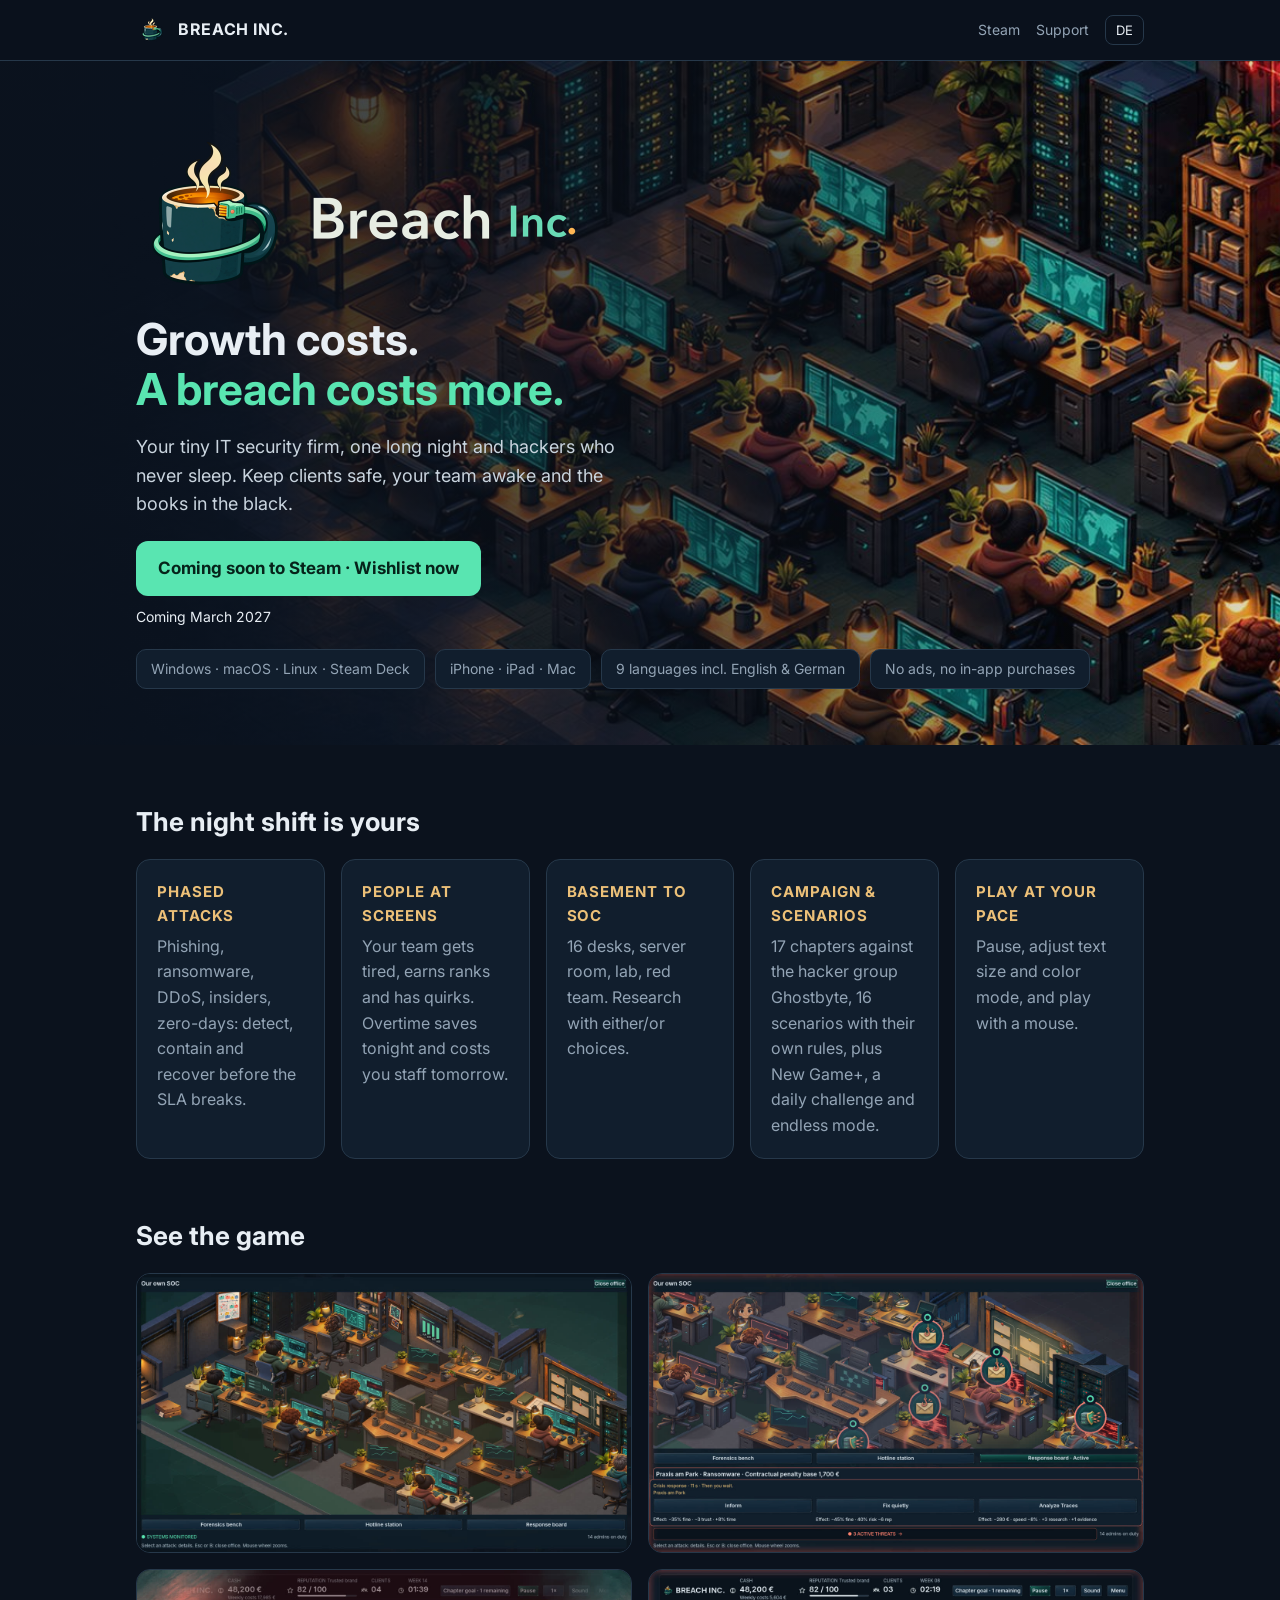
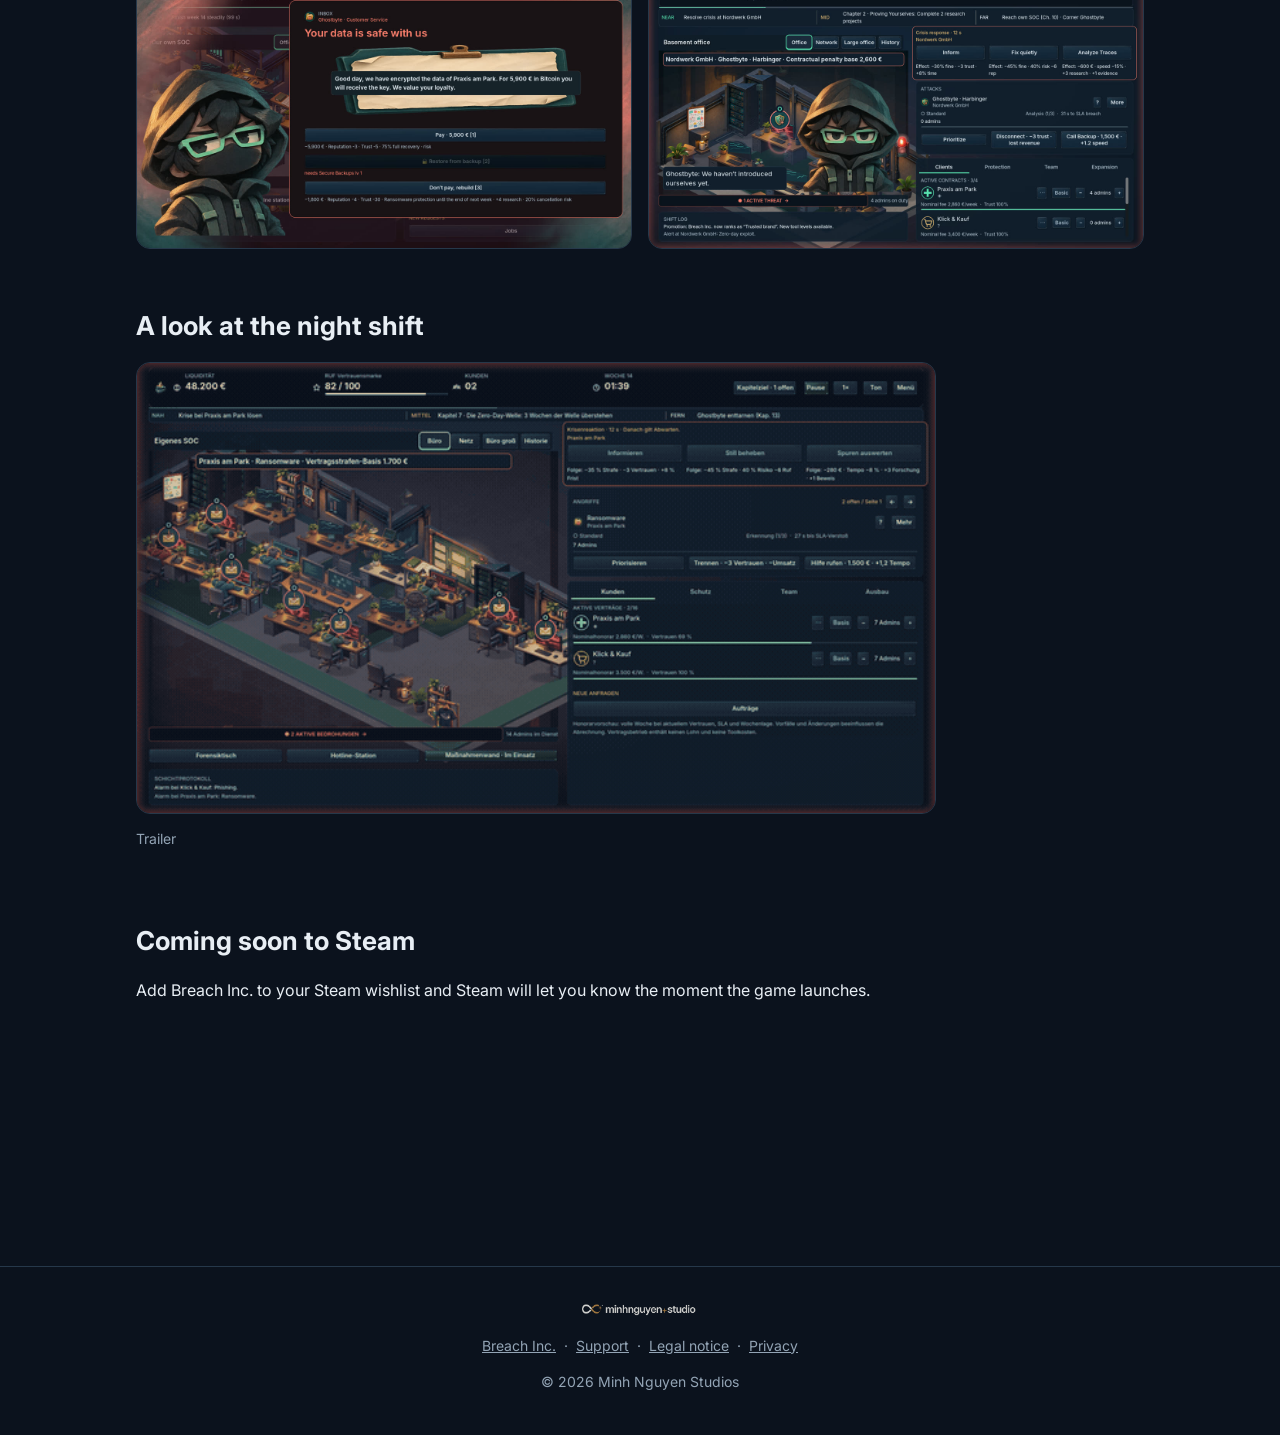
<file: index.html>
<!doctype html>
<html lang="de">
<head>
<meta charset="utf-8"><meta name="viewport" content="width=device-width,initial-scale=1">

<title>Breach Inc. – IT-Security-Management-Sim · Bald auf Steam</title>
<meta name="description" content="Breach Inc. – die IT-Security-Nachtschicht. Management-Sim von Minh Nguyen Studios. Bald auf Steam – jetzt auf die Wunschliste.">
<meta property="og:title" content="Breach Inc. – bald auf Steam"><meta property="og:url" content="https://minh.systems/BreachInc/"><meta property="og:type" content="website"><meta name="twitter:card" content="summary_large_image"><meta property="og:description" content="Breach Inc. – die IT-Security-Nachtschicht. Ein Management-Spiel von Minh Nguyen Studios."><meta property="og:image" content="https://minh.systems/BreachInc/img/og.jpg">
<meta name="theme-color" content="#0b121d"><link rel="icon" href="favicon-32.png" sizes="32x32"><link rel="icon" href="favicon.png" sizes="256x256"><link rel="apple-touch-icon" href="apple-touch-icon.png"><link rel="stylesheet" href="style.css?v=2"><script src="lang.js"></script>
</head>
<body>
<header class="top"><nav class="wrap">
  <a class="brand" href="./"><img src="favicon-32.png" alt="">BREACH INC.</a>
  <div class="links"><a href="https://store.steampowered.com/app/5625030/" rel="noopener">Steam</a><a href="support.html">Support</a><button class="lang" onclick="toggleLang()"><span data-l="de">EN</span><span data-l="en">DE</span></button></div>
</nav></header>
<div class="hero"><div class="wrap">
<img class="mark" src="img/wordmark.png" alt="Breach Inc.">
<div data-l="de"><h1>Wachstum kostet.<br><em>Ein Breach kostet mehr.</em></h1>
<p>Deine kleine IT-Security-Firma, eine lange Nacht und Hacker, die nicht schlafen. Halte Kunden sicher, dein Team wach und das Konto im Plus.</p></div>
<div data-l="en"><h1>Growth costs.<br><em>A breach costs more.</em></h1>
<p>Your tiny IT security firm, one long night and hackers who never sleep. Keep clients safe, your team awake and the books in the black.</p></div>
<div class="cta"><a class="btn" href="https://store.steampowered.com/app/5625030/" rel="noopener"><span data-l="de">Bald auf Steam · Jetzt auf die Wunschliste</span><span data-l="en">Coming soon to Steam · Wishlist now</span></a><p class="release"><span data-l="de">Erscheint im März 2027</span><span data-l="en">Coming March 2027</span></p></div>
<div class="badges"><span>Windows · macOS · Linux · Steam Deck</span><span>iPhone · iPad · Mac</span><span data-l="de">9 Sprachen, darunter Deutsch &amp; Englisch</span><span data-l="en">9 languages incl. English &amp; German</span><span data-l="de">Keine Werbung, keine In-App-Käufe</span><span data-l="en">No ads, no in-app purchases</span></div>
</div></div>
<section><div class="wrap">
<div data-l="de"><h2>Die Nachtschicht gehört dir</h2></div><div data-l="en"><h2>The night shift is yours</h2></div>
<div class="grid">
<div class="card"><h3 data-l="de">Angriffe mit Phasen</h3><h3 data-l="en">Phased attacks</h3><p data-l="de">Phishing, Ransomware, DDoS, Insider, Zero-Days: erkennen, eindämmen, beheben, bevor die SLA reißt.</p><p data-l="en">Phishing, ransomware, DDoS, insiders, zero-days: detect, contain and recover before the SLA breaks.</p></div>
<div class="card"><h3 data-l="de">Menschen vor Monitoren</h3><h3 data-l="en">People at screens</h3><p data-l="de">Dein Team wird müde, steigt auf, hat Eigenheiten. Überstunden retten heute die Nacht und kosten morgen Personal.</p><p data-l="en">Your team gets tired, earns ranks and has quirks. Overtime saves tonight and costs you staff tomorrow.</p></div>
<div class="card"><h3 data-l="de">Vom Keller zum SOC</h3><h3 data-l="en">Basement to SOC</h3><p data-l="de">16 Arbeitsplätze, Serverraum, Labor, Red Team. Forschung mit Entweder-oder-Entscheidungen.</p><p data-l="en">16 desks, server room, lab, red team. Research with either/or choices.</p></div>
<div class="card"><h3 data-l="de">Kampagne &amp; Szenarien</h3><h3 data-l="en">Campaign &amp; scenarios</h3><p data-l="de">17 Kapitel gegen die Hackergruppe Ghostbyte, 16 Szenarien mit eigenen Regeln sowie Neues Spiel+, Tagesaufgabe und Endlosmodus.</p><p data-l="en">17 chapters against the hacker group Ghostbyte, 16 scenarios with their own rules, plus New Game+, a daily challenge and endless mode.</p></div>
<div class="card"><h3 data-l="de">Spielen in deinem Tempo</h3><h3 data-l="en">Play at your pace</h3><p data-l="de">Pausieren, Textgröße und Farbmodus anpassen und mit der Maus spielen.</p><p data-l="en">Pause, adjust text size and color mode, and play with a mouse.</p></div>
</div></div></section>
<section class="gallery"><div class="wrap"><h2 data-l="de">Einblicke ins Spiel</h2><h2 data-l="en">See the game</h2><div class="shots">
<button class="shot" type="button" data-l="de" aria-label="Das eigene SOC am Morgen – vergrößern"><img src="img/shot1_de.jpg" alt="Das eigene SOC am Morgen" loading="lazy"></button>
<button class="shot" type="button" data-l="en" aria-label="Your own SOC in the morning – enlarge"><img src="img/shot1_en.jpg" alt="Your own SOC in the morning" loading="lazy"></button>
<button class="shot" type="button" data-l="de" aria-label="Alarm im voll besetzten Büro – vergrößern"><img src="img/shot2_de.jpg" alt="Alarm im voll besetzten Büro" loading="lazy"></button>
<button class="shot" type="button" data-l="en" aria-label="An alarm in the fully staffed office – enlarge"><img src="img/shot2_en.jpg" alt="An alarm in the fully staffed office" loading="lazy"></button>
<button class="shot" type="button" data-l="de" aria-label="Lösegeldforderung von Ghostbyte – vergrößern"><img src="img/shot3_de.jpg" alt="Lösegeldforderung von Ghostbyte" loading="lazy"></button>
<button class="shot" type="button" data-l="en" aria-label="A ransom demand from Ghostbyte – enlarge"><img src="img/shot3_en.jpg" alt="A ransom demand from Ghostbyte" loading="lazy"></button>
<button class="shot" type="button" data-l="de" aria-label="Ghostbyte meldet sich im Kellerbüro – vergrößern"><img src="img/shot4_de.jpg" alt="Ghostbyte meldet sich im Kellerbüro" loading="lazy"></button>
<button class="shot" type="button" data-l="en" aria-label="Ghostbyte shows up in the basement office – enlarge"><img src="img/shot4_en.jpg" alt="Ghostbyte shows up in the basement office" loading="lazy"></button>
</div></div></section>
<section class="trailer"><div class="wrap"><h2 data-l="de">Ein Blick in die Nachtschicht</h2><h2 data-l="en">A look at the night shift</h2><div class="trailer-frame"><video id="trailer" controls playsinline preload="metadata" hidden></video><img id="trailer-preview" src="img/trailer-preview.gif" alt="" aria-hidden="true"><p id="trailer-caption"><span data-l="de">Trailer</span><span data-l="en">Trailer</span></p></div></div></section>
<dialog class="lightbox" aria-label="Screenshot"><button class="lightbox-close" type="button" aria-label="Close / Schließen">×</button><img alt=""></dialog>
<section class="steam"><div class="wrap">
<h2 data-l="de">Bald auf Steam</h2><h2 data-l="en">Coming soon to Steam</h2>
<p data-l="de">Setz Breach Inc. auf deine Steam-Wunschliste. Dann sagt dir Steam Bescheid, sobald das Spiel erscheint.</p>
<p data-l="en">Add Breach Inc. to your Steam wishlist and Steam will let you know the moment the game launches.</p>
<iframe class="steamwidget" src="https://store.steampowered.com/widget/5625030/" title="Breach Inc. auf Steam" loading="lazy"></iframe>
</div></section>
<footer>
  <img src="img/studio.png" alt="Minh Nguyen Studios">
  <a href="./">Breach Inc.</a>·<a href="support.html">Support</a>·<a href="impressum.html"><span data-l="de">Impressum</span><span data-l="en">Legal notice</span></a>·<a href="privacy.html"><span data-l="de">Datenschutz</span><span data-l="en">Privacy</span></a>
  <p>© 2026 Minh Nguyen Studios</p>
</footer>
<script src="site.js" defer></script>
<script>
(function () {
  var u = ['m', 'i', 'p'].join(''), d = ['gmx', 'biz'].join('.');
  document.querySelectorAll('.lg-mail').forEach(function (el) {
    var a = document.createElement('a');
    a.href = 'mai' + 'lto:' + u + '@' + d + '?subject=Breach%20Inc.';
    a.textContent = u + '@' + d;
    el.replaceChildren(a);
  });
})();
</script>
</body>
</html>
</file>
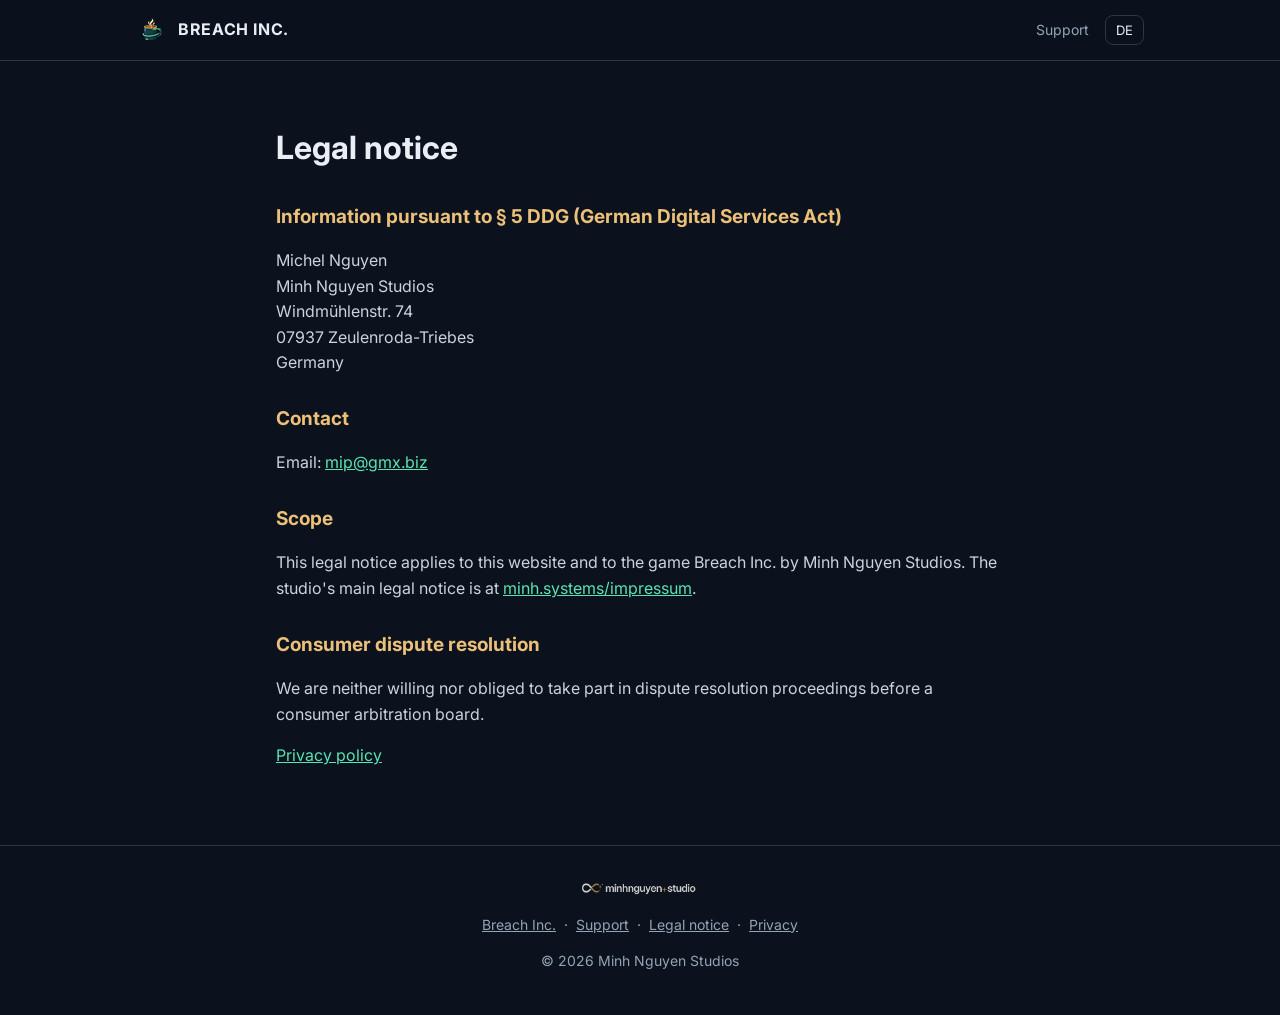
<file: impressum.html>
<!doctype html>
<html lang="de">
<head>
<meta charset="utf-8"><meta name="viewport" content="width=device-width,initial-scale=1">
<meta name="robots" content="noindex">
<title>Impressum · Breach Inc.</title>
<meta name="description" content="Breach Inc. – die IT-Security-Nachtschicht. Ein Management-Spiel von Minh Nguyen Studios.">
<meta property="og:title" content="Breach Inc."><meta property="og:description" content="Breach Inc. – die IT-Security-Nachtschicht. Ein Management-Spiel von Minh Nguyen Studios."><meta property="og:image" content="https://minh.systems/BreachInc/img/og.jpg">
<meta name="theme-color" content="#0b121d"><link rel="icon" href="favicon-32.png" sizes="32x32"><link rel="icon" href="favicon.png" sizes="256x256"><link rel="apple-touch-icon" href="apple-touch-icon.png"><link rel="stylesheet" href="style.css?v=2"><script src="lang.js"></script>
</head>
<body>
<header class="top"><nav class="wrap">
  <a class="brand" href="./"><img src="favicon-32.png" alt="">BREACH INC.</a>
  <div class="links"><a href="support.html">Support</a><button class="lang" onclick="toggleLang()"><span data-l="de">EN</span><span data-l="en">DE</span></button></div>
</nav></header>
<main class="wrap doc">
<div data-l="de">
<h1>Impressum</h1>
<h2>Angaben gemäß § 5 DDG</h2>
<p>Michel Nguyen<br>Minh Nguyen Studios<br>Windmühlenstr. 74<br>07937 Zeulenroda-Triebes<br>Deutschland</p>
<h2>Kontakt</h2>
<p>E-Mail: <span class="lg-mail">mip [at] gmx.biz</span></p>
<h2>Geltungsbereich</h2>
<p>Dieses Impressum gilt für diese Website und für das Spiel Breach Inc. von Minh Nguyen Studios. Das zentrale Impressum des Studios steht unter <a href="https://minh.systems/impressum/">minh.systems/impressum</a>.</p>
<h2>Verbraucherstreitbeilegung</h2>
<p>Wir sind nicht bereit oder verpflichtet, an Streitbeilegungsverfahren vor einer Verbraucherschlichtungsstelle teilzunehmen.</p>
<p><a href="privacy.html">Datenschutzerklärung</a></p>
</div>
<div data-l="en">
<h1>Legal notice</h1>
<h2>Information pursuant to § 5 DDG (German Digital Services Act)</h2>
<p>Michel Nguyen<br>Minh Nguyen Studios<br>Windmühlenstr. 74<br>07937 Zeulenroda-Triebes<br>Germany</p>
<h2>Contact</h2>
<p>Email: <span class="lg-mail">mip [at] gmx.biz</span></p>
<h2>Scope</h2>
<p>This legal notice applies to this website and to the game Breach Inc. by Minh Nguyen Studios. The studio's main legal notice is at <a href="https://minh.systems/impressum/">minh.systems/impressum</a>.</p>
<h2>Consumer dispute resolution</h2>
<p>We are neither willing nor obliged to take part in dispute resolution proceedings before a consumer arbitration board.</p>
<p><a href="privacy.html">Privacy policy</a></p>
</div>
</main>
<footer>
  <img src="img/studio.png" alt="Minh Nguyen Studios">
  <a href="./">Breach Inc.</a>·<a href="support.html">Support</a>·<a href="impressum.html"><span data-l="de">Impressum</span><span data-l="en">Legal notice</span></a>·<a href="privacy.html"><span data-l="de">Datenschutz</span><span data-l="en">Privacy</span></a>
  <p>© 2026 Minh Nguyen Studios</p>
</footer>
<script>
(function () {
  var u = ['m', 'i', 'p'].join(''), d = ['gmx', 'biz'].join('.');
  document.querySelectorAll('.lg-mail').forEach(function (el) {
    var a = document.createElement('a');
    a.href = 'mai' + 'lto:' + u + '@' + d + '?subject=Breach%20Inc.';
    a.textContent = u + '@' + d;
    el.replaceChildren(a);
  });
})();
</script>
</body>
</html>
</file>
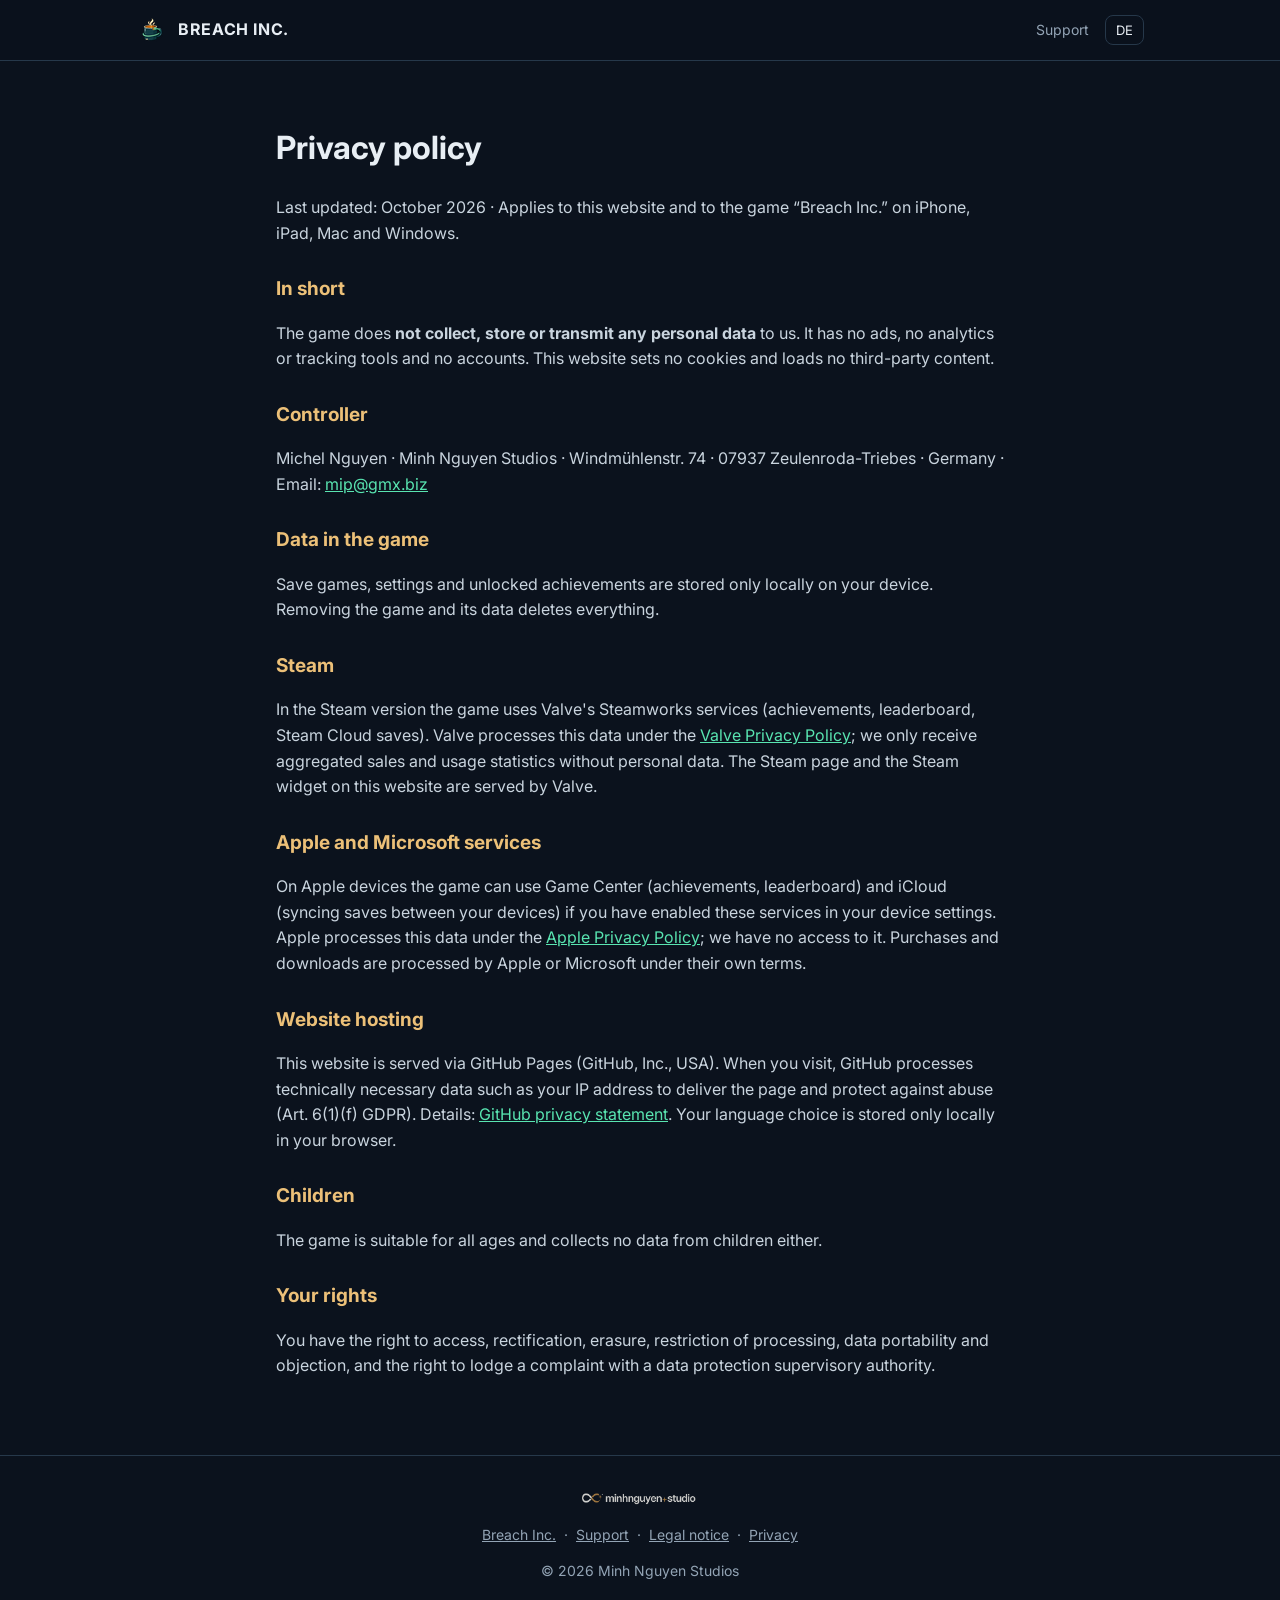
<file: privacy.html>
<!doctype html>
<html lang="de">
<head>
<meta charset="utf-8"><meta name="viewport" content="width=device-width,initial-scale=1">
<meta name="robots" content="noindex">
<title>Datenschutz · Breach Inc.</title>
<meta name="description" content="Breach Inc. – die IT-Security-Nachtschicht. Ein Management-Spiel von Minh Nguyen Studios.">
<meta property="og:title" content="Breach Inc."><meta property="og:description" content="Breach Inc. – die IT-Security-Nachtschicht. Ein Management-Spiel von Minh Nguyen Studios."><meta property="og:image" content="https://minh.systems/BreachInc/img/og.jpg">
<meta name="theme-color" content="#0b121d"><link rel="icon" href="favicon-32.png" sizes="32x32"><link rel="icon" href="favicon.png" sizes="256x256"><link rel="apple-touch-icon" href="apple-touch-icon.png"><link rel="stylesheet" href="style.css?v=2"><script src="lang.js"></script>
</head>
<body>
<header class="top"><nav class="wrap">
  <a class="brand" href="./"><img src="favicon-32.png" alt="">BREACH INC.</a>
  <div class="links"><a href="support.html">Support</a><button class="lang" onclick="toggleLang()"><span data-l="de">EN</span><span data-l="en">DE</span></button></div>
</nav></header>
<main class="wrap doc">
<div data-l="de">
<h1>Datenschutzerklärung</h1>
<p>Stand: Oktober 2026 · Gilt für diese Website und für das Spiel „Breach Inc.“ auf iPhone, iPad, Mac und Windows.</p>
<h2>Kurz gesagt</h2>
<p>Das Spiel erhebt, speichert und überträgt <b>keine personenbezogenen Daten</b> an uns. Es hat keine Werbung, keine Analyse- oder Tracking-Werkzeuge und keine Konten. Diese Website setzt keine Cookies und lädt keine Inhalte von Drittanbietern.</p>
<h2>Verantwortlicher</h2>
<p>Michel Nguyen · Minh Nguyen Studios · Windmühlenstr. 74 · 07937 Zeulenroda-Triebes · E-Mail: <span class="lg-mail">mip [at] gmx.biz</span></p>
<h2>Daten im Spiel</h2>
<p>Spielstände, Einstellungen und freigeschaltete Erfolge werden nur lokal auf deinem Gerät gespeichert. Beim Löschen des Spiels und seiner Daten wird alles entfernt.</p>
<h2>Steam</h2>
<p>In der Steam-Version nutzt das Spiel Steamworks-Dienste von Valve (Erfolge, Bestenliste, Steam Cloud für den Spielstand). Diese Daten verarbeitet Valve nach der <a href="https://store.steampowered.com/privacy_agreement/">Datenschutzerklärung von Valve</a>; wir erhalten nur zusammengefasste Verkaufs- und Nutzungsstatistiken ohne personenbezogene Daten. Die Steam-Seite und das Steam-Widget auf dieser Website werden von Valve ausgeliefert.</p>
<h2>Apple- und Microsoft-Dienste</h2>
<p>Auf Apple-Geräten kann das Spiel Game Center (Erfolge, Bestenliste) und iCloud (Spielstand-Abgleich zwischen deinen Geräten) nutzen, wenn du diese Dienste in den Einstellungen deines Geräts aktiviert hast. Diese Daten verarbeitet Apple nach der <a href="https://www.apple.com/de/legal/privacy/">Datenschutzrichtlinie von Apple</a>; wir haben darauf keinen Zugriff. Kauf und Download verarbeiten Apple bzw. Microsoft nach ihren eigenen Bestimmungen.</p>
<h2>Hosting der Website</h2>
<p>Die Website wird über GitHub Pages (GitHub, Inc., USA) ausgeliefert. Beim Aufruf verarbeitet GitHub technisch notwendige Daten wie die IP-Adresse, um die Seite auszuliefern und vor Missbrauch zu schützen (Art. 6 Abs. 1 lit. f DSGVO). Einzelheiten: <a href="https://docs.github.com/de/site-policy/privacy-policies/github-general-privacy-statement">Datenschutzerklärung von GitHub</a>. Die Sprachwahl wird nur lokal im Browser gespeichert.</p>
<h2>Kinder</h2>
<p>Das Spiel richtet sich an alle Altersgruppen und erhebt auch von Kindern keine Daten.</p>
<h2>Deine Rechte</h2>
<p>Du hast das Recht auf Auskunft, Berichtigung, Löschung, Einschränkung der Verarbeitung, Datenübertragbarkeit und Widerspruch sowie das Recht auf Beschwerde bei einer Datenschutz-Aufsichtsbehörde.</p>
</div>
<div data-l="en">
<h1>Privacy policy</h1>
<p>Last updated: October 2026 · Applies to this website and to the game “Breach Inc.” on iPhone, iPad, Mac and Windows.</p>
<h2>In short</h2>
<p>The game does <b>not collect, store or transmit any personal data</b> to us. It has no ads, no analytics or tracking tools and no accounts. This website sets no cookies and loads no third-party content.</p>
<h2>Controller</h2>
<p>Michel Nguyen · Minh Nguyen Studios · Windmühlenstr. 74 · 07937 Zeulenroda-Triebes · Germany · Email: <span class="lg-mail">mip [at] gmx.biz</span></p>
<h2>Data in the game</h2>
<p>Save games, settings and unlocked achievements are stored only locally on your device. Removing the game and its data deletes everything.</p>
<h2>Steam</h2>
<p>In the Steam version the game uses Valve's Steamworks services (achievements, leaderboard, Steam Cloud saves). Valve processes this data under the <a href="https://store.steampowered.com/privacy_agreement/">Valve Privacy Policy</a>; we only receive aggregated sales and usage statistics without personal data. The Steam page and the Steam widget on this website are served by Valve.</p>
<h2>Apple and Microsoft services</h2>
<p>On Apple devices the game can use Game Center (achievements, leaderboard) and iCloud (syncing saves between your devices) if you have enabled these services in your device settings. Apple processes this data under the <a href="https://www.apple.com/legal/privacy/">Apple Privacy Policy</a>; we have no access to it. Purchases and downloads are processed by Apple or Microsoft under their own terms.</p>
<h2>Website hosting</h2>
<p>This website is served via GitHub Pages (GitHub, Inc., USA). When you visit, GitHub processes technically necessary data such as your IP address to deliver the page and protect against abuse (Art. 6(1)(f) GDPR). Details: <a href="https://docs.github.com/en/site-policy/privacy-policies/github-general-privacy-statement">GitHub privacy statement</a>. Your language choice is stored only locally in your browser.</p>
<h2>Children</h2>
<p>The game is suitable for all ages and collects no data from children either.</p>
<h2>Your rights</h2>
<p>You have the right to access, rectification, erasure, restriction of processing, data portability and objection, and the right to lodge a complaint with a data protection supervisory authority.</p>
</div>
</main>
<footer>
  <img src="img/studio.png" alt="Minh Nguyen Studios">
  <a href="./">Breach Inc.</a>·<a href="support.html">Support</a>·<a href="impressum.html"><span data-l="de">Impressum</span><span data-l="en">Legal notice</span></a>·<a href="privacy.html"><span data-l="de">Datenschutz</span><span data-l="en">Privacy</span></a>
  <p>© 2026 Minh Nguyen Studios</p>
</footer>
<script>
(function () {
  var u = ['m', 'i', 'p'].join(''), d = ['gmx', 'biz'].join('.');
  document.querySelectorAll('.lg-mail').forEach(function (el) {
    var a = document.createElement('a');
    a.href = 'mai' + 'lto:' + u + '@' + d + '?subject=Breach%20Inc.';
    a.textContent = u + '@' + d;
    el.replaceChildren(a);
  });
})();
</script>
</body>
</html>
</file>
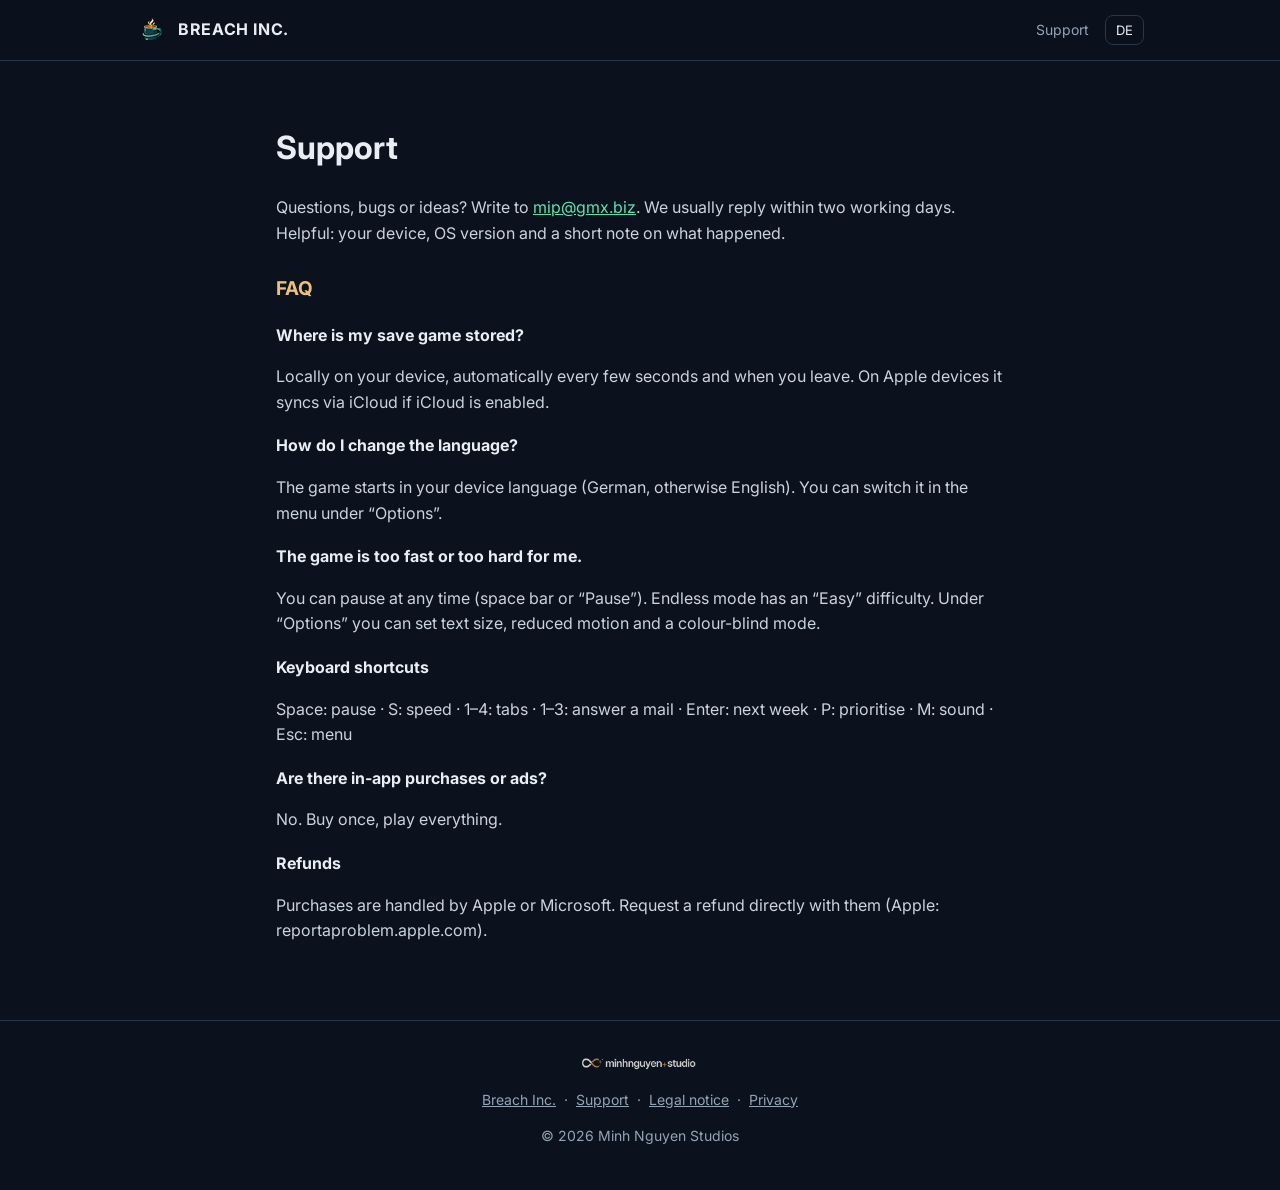
<file: support.html>
<!doctype html>
<html lang="de">
<head>
<meta charset="utf-8"><meta name="viewport" content="width=device-width,initial-scale=1">
<meta name="robots" content="noindex">
<title>Support · Breach Inc.</title>
<meta name="description" content="Breach Inc. – die IT-Security-Nachtschicht. Ein Management-Spiel von Minh Nguyen Studios.">
<meta property="og:title" content="Breach Inc."><meta property="og:description" content="Breach Inc. – die IT-Security-Nachtschicht. Ein Management-Spiel von Minh Nguyen Studios."><meta property="og:image" content="https://minh.systems/BreachInc/img/og.jpg">
<meta name="theme-color" content="#0b121d"><link rel="icon" href="favicon-32.png" sizes="32x32"><link rel="icon" href="favicon.png" sizes="256x256"><link rel="apple-touch-icon" href="apple-touch-icon.png"><link rel="stylesheet" href="style.css?v=2"><script src="lang.js"></script>
</head>
<body>
<header class="top"><nav class="wrap">
  <a class="brand" href="./"><img src="favicon-32.png" alt="">BREACH INC.</a>
  <div class="links"><a href="support.html">Support</a><button class="lang" onclick="toggleLang()"><span data-l="de">EN</span><span data-l="en">DE</span></button></div>
</nav></header>
<main class="wrap doc">
<div data-l="de">
<h1>Support</h1>
<p>Fragen, Fehler oder Ideen? Schreib uns an <span class="lg-mail">mip [at] gmx.biz</span>. Wir antworten in der Regel innerhalb von zwei Werktagen. Hilfreich sind: Gerät, Betriebssystem-Version und kurz, was passiert ist.</p>
<h2>Häufige Fragen</h2>
<h3>Wo wird mein Spielstand gespeichert?</h3>
<p>Lokal auf deinem Gerät, automatisch alle paar Sekunden und beim Verlassen. Auf Apple-Geräten wird er über iCloud abgeglichen, wenn iCloud aktiv ist.</p>
<h3>Wie stelle ich die Sprache um?</h3>
<p>Das Spiel startet in der Sprache deines Geräts (Deutsch, sonst Englisch). Im Menü unter „Optionen“ kannst du die Sprache wechseln.</p>
<h3>Das Spiel ist mir zu schnell oder zu schwer.</h3>
<p>Du kannst jederzeit pausieren (Leertaste oder „Pause“). Im Endlosmodus gibt es den Schwierigkeitsgrad „Leicht“. Unter „Optionen“ lassen sich Textgröße, weniger Bewegung und ein Farbenblind-Modus einstellen.</p>
<h3>Tastenkürzel</h3>
<p>Leertaste: Pause · S: Tempo · 1–4: Tabs · 1–3: Antwort in einer Mail · Enter: nächste Woche · P: Priorisieren · M: Ton · Esc: Menü</p>
<h3>Gibt es In-App-Käufe oder Werbung?</h3>
<p>Nein. Einmal kaufen, alles spielen.</p>
<h3>Rückerstattung</h3>
<p>Käufe wickeln Apple bzw. Microsoft ab. Eine Rückerstattung beantragst du direkt dort (Apple: reportaproblem.apple.com).</p>
</div>
<div data-l="en">
<h1>Support</h1>
<p>Questions, bugs or ideas? Write to <span class="lg-mail">mip [at] gmx.biz</span>. We usually reply within two working days. Helpful: your device, OS version and a short note on what happened.</p>
<h2>FAQ</h2>
<h3>Where is my save game stored?</h3>
<p>Locally on your device, automatically every few seconds and when you leave. On Apple devices it syncs via iCloud if iCloud is enabled.</p>
<h3>How do I change the language?</h3>
<p>The game starts in your device language (German, otherwise English). You can switch it in the menu under “Options”.</p>
<h3>The game is too fast or too hard for me.</h3>
<p>You can pause at any time (space bar or “Pause”). Endless mode has an “Easy” difficulty. Under “Options” you can set text size, reduced motion and a colour-blind mode.</p>
<h3>Keyboard shortcuts</h3>
<p>Space: pause · S: speed · 1–4: tabs · 1–3: answer a mail · Enter: next week · P: prioritise · M: sound · Esc: menu</p>
<h3>Are there in-app purchases or ads?</h3>
<p>No. Buy once, play everything.</p>
<h3>Refunds</h3>
<p>Purchases are handled by Apple or Microsoft. Request a refund directly with them (Apple: reportaproblem.apple.com).</p>
</div>
</main>
<footer>
  <img src="img/studio.png" alt="Minh Nguyen Studios">
  <a href="./">Breach Inc.</a>·<a href="support.html">Support</a>·<a href="impressum.html"><span data-l="de">Impressum</span><span data-l="en">Legal notice</span></a>·<a href="privacy.html"><span data-l="de">Datenschutz</span><span data-l="en">Privacy</span></a>
  <p>© 2026 Minh Nguyen Studios</p>
</footer>
<script>
(function () {
  var u = ['m', 'i', 'p'].join(''), d = ['gmx', 'biz'].join('.');
  document.querySelectorAll('.lg-mail').forEach(function (el) {
    var a = document.createElement('a');
    a.href = 'mai' + 'lto:' + u + '@' + d + '?subject=Breach%20Inc.';
    a.textContent = u + '@' + d;
    el.replaceChildren(a);
  });
})();
</script>
</body>
</html>
</file>
<file: style.css>
@font-face{font-family:Inter;src:url(Inter.ttf);font-weight:100 900}
:root{--bg:#0b121d;--panel:#111e2d;--line:#26384a;--text:#e8eef4;--muted:#93a4b5;--mint:#59e5b1;--gold:#ecc078;--coral:#ff806e}
*{box-sizing:border-box}
html[lang=de] [data-l=en],html[lang=en] [data-l=de]{display:none}
body{margin:0;background:var(--bg);color:var(--text);font:16px/1.6 Inter,system-ui,sans-serif}
a{color:var(--mint)}
.wrap{max-width:1040px;margin:0 auto;padding:0 16px}
.top{border-bottom:1px solid var(--line);background:rgba(11,18,29,.92);position:sticky;top:0;z-index:2}
.top nav{display:flex;align-items:center;justify-content:space-between;height:60px}
.brand{display:flex;align-items:center;gap:10px;color:var(--text);text-decoration:none;font-weight:700;letter-spacing:.04em}
.brand img{width:32px;height:32px}
.links{display:flex;gap:16px;align-items:center}
.links a{color:var(--muted);text-decoration:none;font-size:14px}
.lang{background:none;border:1px solid var(--line);color:var(--text);border-radius:8px;padding:4px 10px;cursor:pointer;font:inherit;font-size:13px}
.hero{position:relative;min-height:520px;display:flex;align-items:flex-end;background:url(img/hero.jpg) center/cover}
.hero:before{content:"";position:absolute;inset:0;background:linear-gradient(90deg,rgba(11,18,29,.95) 0,rgba(11,18,29,.6) 55%,rgba(11,18,29,.1))}
.hero .wrap{position:relative;padding-bottom:56px;padding-top:80px}
.hero img.mark{width:min(440px,90%);height:auto}
.hero h1{font-size:clamp(28px,5vw,44px);line-height:1.15;margin:16px 0 8px}
.hero h1 em{color:var(--mint);font-style:normal}
.hero p{max-width:520px;color:#c9d4de;font-size:18px}
.badges{display:flex;flex-wrap:wrap;gap:10px;margin-top:20px}
.badges span{border:1px solid var(--line);background:var(--panel);border-radius:10px;padding:8px 14px;font-size:14px;color:var(--muted)}
section{padding:56px 0}
h2{font-size:26px;margin:0 0 16px}
.grid{display:grid;grid-template-columns:repeat(auto-fit,minmax(180px,1fr));gap:16px}
.card{background:var(--panel);border:1px solid var(--line);border-radius:14px;padding:20px}
.card h3{margin:0 0 6px;color:var(--gold);font-size:15px;letter-spacing:.06em;text-transform:uppercase}
.card p{margin:0;color:var(--muted)}
.shots{display:grid;gap:16px}
.shots img{width:100%;height:auto;border-radius:14px;border:1px solid var(--line);display:block}
.doc{padding:40px 16px 60px;max-width:760px}
.doc h1{font-size:32px}
.doc h2{font-size:19px;margin-top:28px;color:var(--gold)}
.doc p,.doc li{color:#c9d4de}
footer{border-top:1px solid var(--line);padding:28px 16px;text-align:center;color:var(--muted);font-size:14px}
footer a{color:var(--muted);margin:0 8px}
footer img{height:28px;width:auto;opacity:.85;display:block;margin:0 auto 12px}
.doc h3{font-size:16px;margin:18px 0 4px}
.cta{margin-top:22px}.btn{display:inline-block;background:var(--mint);color:#06231a;font-weight:700;text-decoration:none;border-radius:12px;padding:14px 22px;font-size:17px}.btn:hover{filter:brightness(1.08)}
.steam{padding-top:0}.steamwidget{width:100%;max-width:646px;height:190px;border:0;display:block;margin-top:12px}
:focus-visible{outline:3px solid var(--gold);outline-offset:4px}
.hero .wrap{width:100%}
.release{margin:10px 0 0!important;font-size:14px!important;color:var(--text)!important}
.gallery{padding-top:0}
.shots{grid-template-columns:repeat(2,minmax(0,1fr))}
.shot{padding:0;border:0;background:none;cursor:zoom-in;border-radius:14px}
.shot:hover img{border-color:var(--mint)}
.lightbox{max-width:min(96vw,1400px);max-height:94vh;padding:12px;border:1px solid var(--line);border-radius:14px;background:var(--bg);color:var(--text)}
.lightbox::backdrop{background:rgba(0,0,0,.88)}
.lightbox img{display:block;max-width:100%;max-height:80vh;object-fit:contain}
.lightbox-close{display:block;margin:0 0 8px auto;border:1px solid var(--line);border-radius:8px;background:var(--panel);color:var(--text);font:inherit;font-size:24px;line-height:1;cursor:pointer;padding:4px 12px}
.trailer{padding-top:0}.trailer-frame{max-width:800px}.trailer-frame video,.trailer-frame img{display:block;width:100%;height:auto;border:1px solid var(--line);border-radius:14px}.trailer-frame [hidden]{display:none}.trailer-frame p{color:var(--muted);font-size:14px}
@media(max-width:600px){.top nav{height:auto;min-height:60px;gap:8px}.brand{font-size:14px;gap:6px}.links{gap:10px}.links a{font-size:13px}.hero{min-height:0;background-position:62% center}.hero:before{background:linear-gradient(90deg,rgba(11,18,29,.96),rgba(11,18,29,.75))}.hero .wrap{padding-top:58px;padding-bottom:40px}.hero p{font-size:16px}.shots{grid-template-columns:1fr}section{padding:42px 0}.doc{overflow-wrap:anywhere}.btn{font-size:16px}}
</file>
